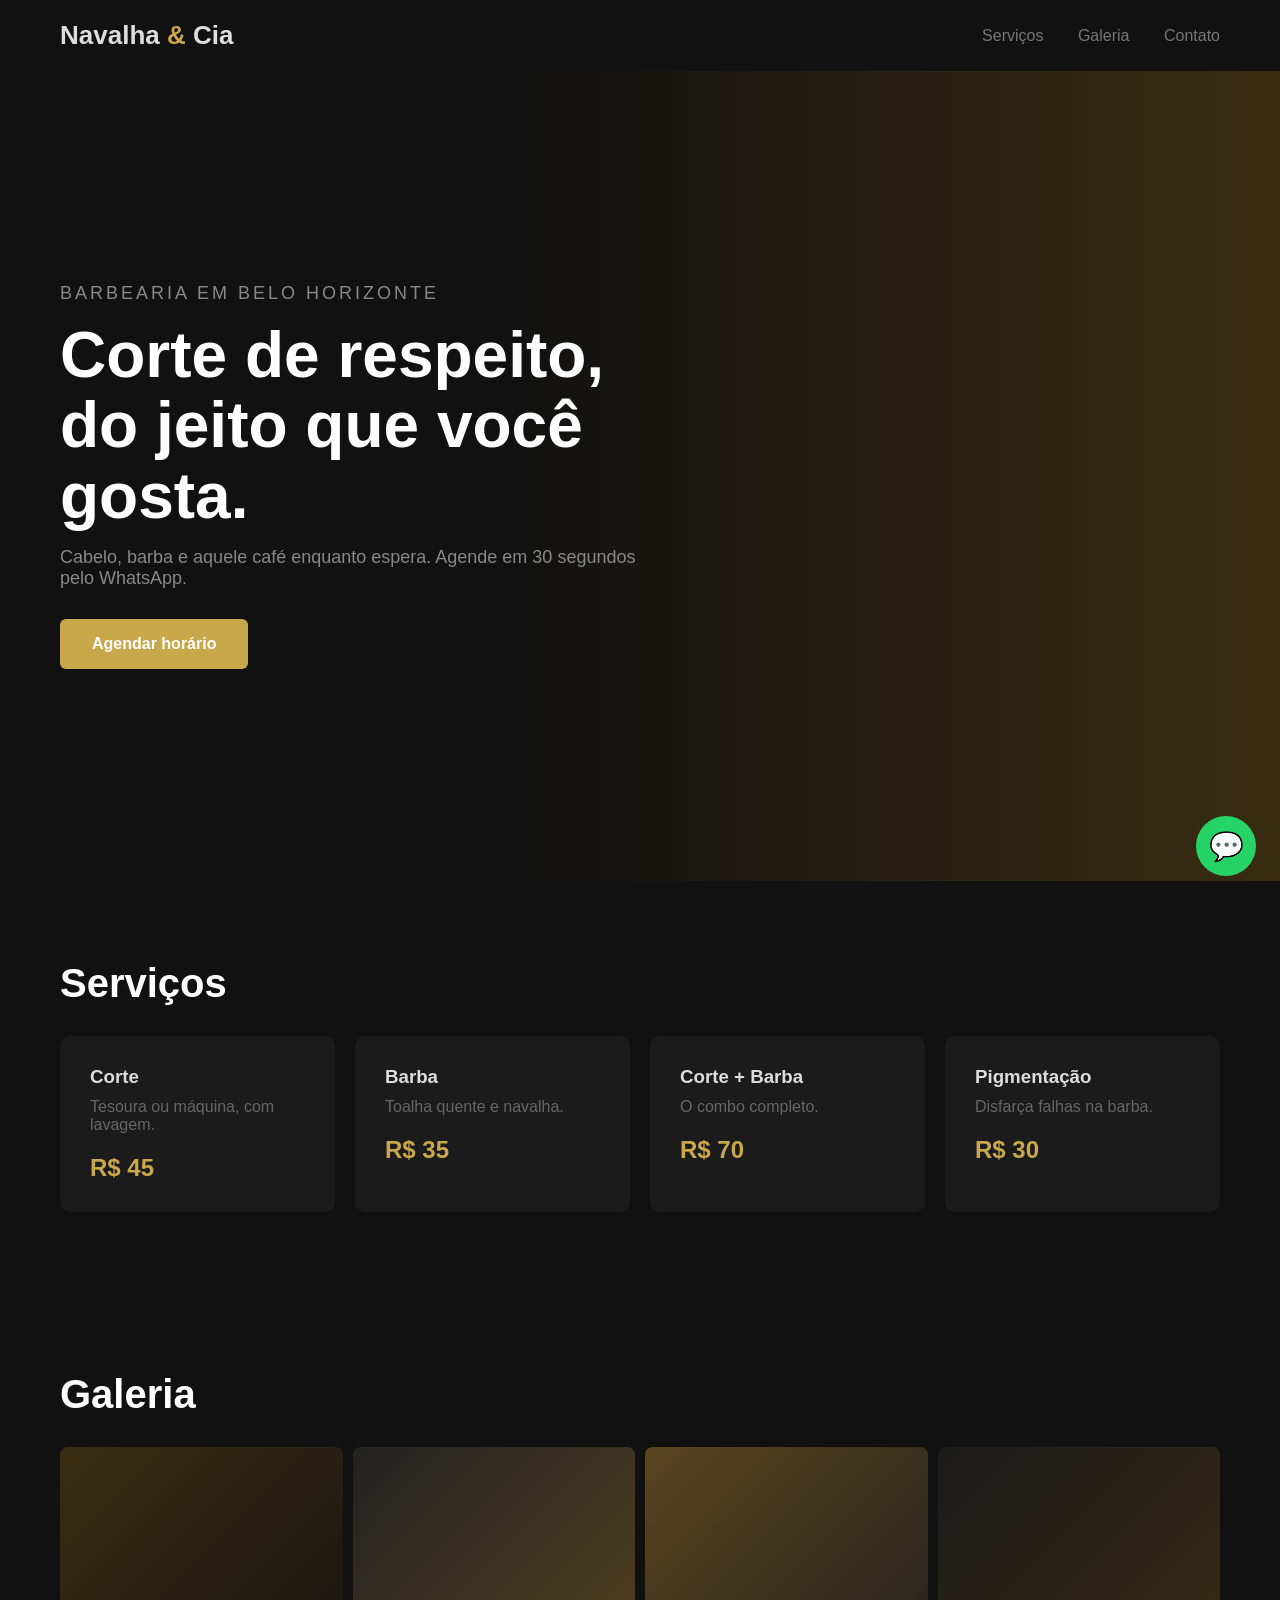
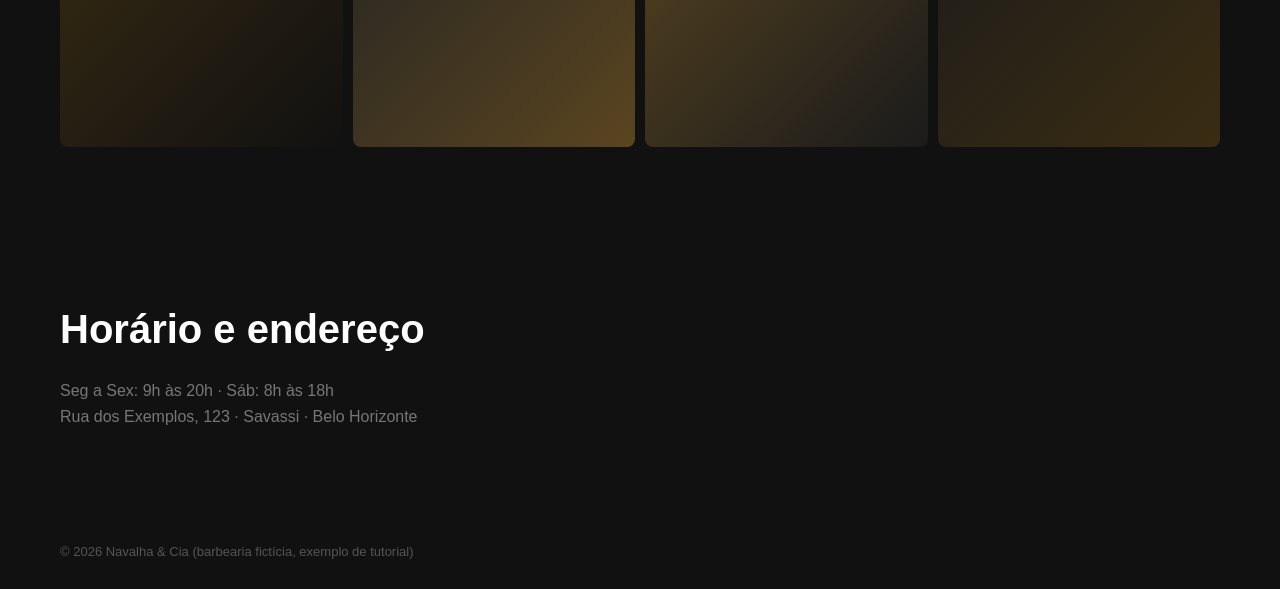
<file: antes/index.html>
<!DOCTYPE html>
<html lang="pt-BR">
<head>
  <meta charset="UTF-8">
  <title>Navalha & Cia - Barbearia</title>
  <link rel="stylesheet" href="style.css">
</head>
<body>
  <header class="topo">
    <div class="logo">Navalha <span>&</span> Cia</div>
    <nav>
      <a href="#servicos">Serviços</a>
      <a href="#galeria">Galeria</a>
      <a href="#contato">Contato</a>
    </nav>
  </header>

  <section class="hero">
    <div class="hero-texto">
      <p class="tag">Barbearia em Belo Horizonte</p>
      <h1>Corte de respeito, do jeito que você gosta.</h1>
      <p>Cabelo, barba e aquele café enquanto espera. Agende em 30 segundos pelo WhatsApp.</p>
      <div class="botao" onclick="agendar()">Agendar horário</div>
    </div>
  </section>

  <section id="servicos" class="servicos">
    <h2>Serviços</h2>
    <div class="grade">
      <div class="card"><h3>Corte</h3><p>Tesoura ou máquina, com lavagem.</p><strong>R$ 45</strong></div>
      <div class="card"><h3>Barba</h3><p>Toalha quente e navalha.</p><strong>R$ 35</strong></div>
      <div class="card"><h3>Corte + Barba</h3><p>O combo completo.</p><strong>R$ 70</strong></div>
      <div class="card"><h3>Pigmentação</h3><p>Disfarça falhas na barba.</p><strong>R$ 30</strong></div>
    </div>
  </section>

  <section id="galeria" class="galeria">
    <h2>Galeria</h2>
    <div class="fotos">
      <div class="foto f1"></div>
      <div class="foto f2"></div>
      <div class="foto f3"></div>
      <div class="foto f4"></div>
    </div>
  </section>

  <section id="contato" class="contato">
    <h2>Horário e endereço</h2>
    <p>Seg a Sex: 9h às 20h · Sáb: 8h às 18h</p>
    <p>Rua dos Exemplos, 123 · Savassi · Belo Horizonte</p>
  </section>

  <footer>© 2026 Navalha & Cia (barbearia fictícia, exemplo de tutorial)</footer>

  <div class="whats" onclick="agendar()">💬</div>
  <script src="script.js"></script>
</body>
</html>
</file>
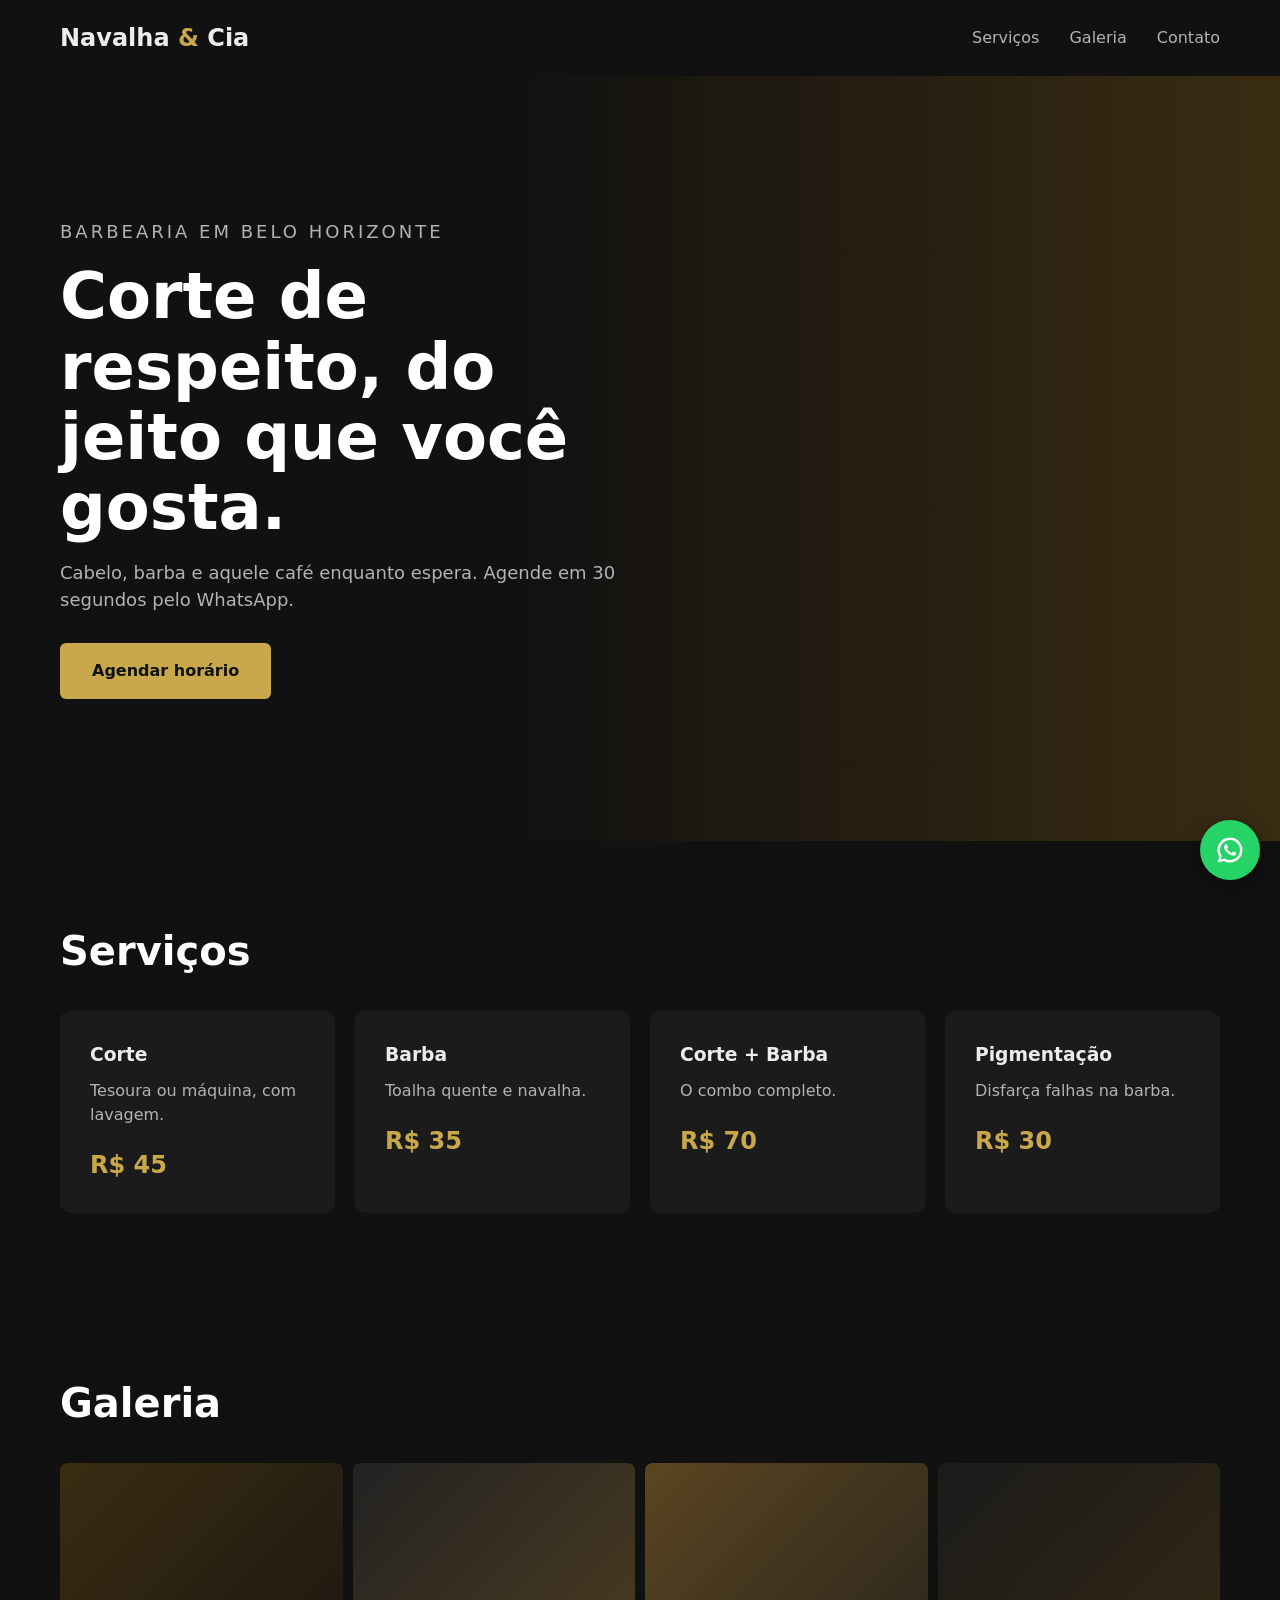
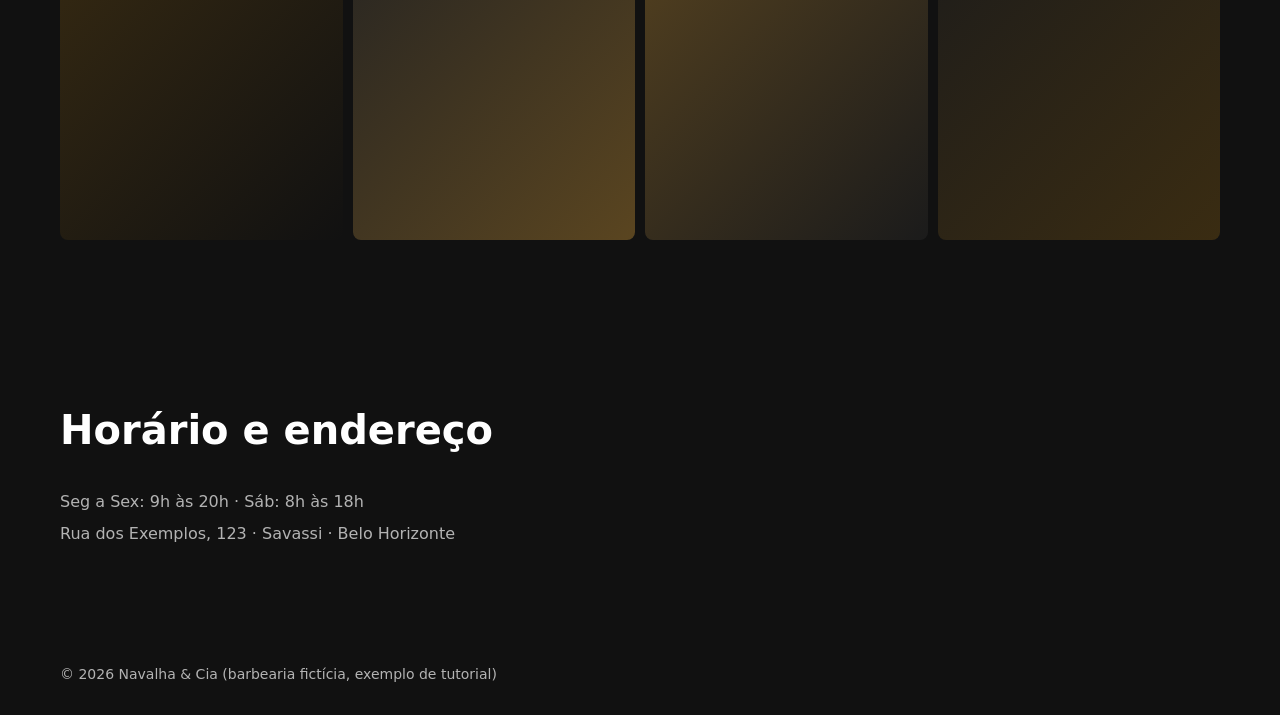
<file: depois/index.html>
<!DOCTYPE html>
<html lang="pt-BR">
<head>
  <meta charset="UTF-8">
  <meta name="viewport" content="width=device-width, initial-scale=1">
  <title>Navalha & Cia · Barbearia na Savassi, Belo Horizonte</title>
  <meta name="description" content="Corte, barba e pigmentação na Savassi. Agende seu horário pelo WhatsApp em 30 segundos.">
  <link rel="icon" href="favicon.svg" type="image/svg+xml">
  <link rel="stylesheet" href="style.css">
</head>
<body>
  <header class="topo">
    <a class="logo" href="#inicio">Navalha <span>&</span> Cia</a>
    <nav aria-label="Principal">
      <a href="#servicos">Serviços</a>
      <a href="#galeria">Galeria</a>
      <a href="#contato">Contato</a>
    </nav>
  </header>

  <main id="inicio">
    <section class="hero">
      <div class="hero-texto">
        <p class="tag">Barbearia em Belo Horizonte</p>
        <h1>Corte de respeito, do jeito que você gosta.</h1>
        <p>Cabelo, barba e aquele café enquanto espera. Agende em 30 segundos pelo WhatsApp.</p>
        <a class="botao js-agendar" href="https://wa.me/5531900000000" target="_blank" rel="noopener">Agendar horário</a>
      </div>
    </section>

    <section id="servicos" class="secao">
      <h2>Serviços</h2>
      <ul class="grade">
        <li class="card"><h3>Corte</h3><p>Tesoura ou máquina, com lavagem.</p><strong>R$ 45</strong></li>
        <li class="card"><h3>Barba</h3><p>Toalha quente e navalha.</p><strong>R$ 35</strong></li>
        <li class="card"><h3>Corte + Barba</h3><p>O combo completo.</p><strong>R$ 70</strong></li>
        <li class="card"><h3>Pigmentação</h3><p>Disfarça falhas na barba.</p><strong>R$ 30</strong></li>
      </ul>
    </section>

    <section id="galeria" class="secao">
      <h2>Galeria</h2>
      <div class="fotos" role="list">
        <div class="foto f1" role="listitem" aria-label="Corte degradê"></div>
        <div class="foto f2" role="listitem" aria-label="Barba feita na navalha"></div>
        <div class="foto f3" role="listitem" aria-label="Ambiente da barbearia"></div>
        <div class="foto f4" role="listitem" aria-label="Pigmentação de barba"></div>
      </div>
    </section>

    <section id="contato" class="secao contato">
      <h2>Horário e endereço</h2>
      <p>Seg a Sex: 9h às 20h · Sáb: 8h às 18h</p>
      <p>Rua dos Exemplos, 123 · Savassi · Belo Horizonte</p>
    </section>
  </main>

  <footer>
    <p>© 2026 Navalha & Cia (barbearia fictícia, exemplo de tutorial)</p>
    <a class="whats js-agendar" href="https://wa.me/5531900000000" target="_blank" rel="noopener" aria-label="Agendar pelo WhatsApp">
      <svg viewBox="0 0 24 24" width="30" height="30" aria-hidden="true"><path fill="#fff" d="M12 2a10 10 0 0 0-8.6 15.1L2 22l5-1.3A10 10 0 1 0 12 2zm0 18a8 8 0 0 1-4.1-1.1l-.3-.2-3 .8.8-2.9-.2-.3A8 8 0 1 1 12 20zm4.4-6c-.2-.1-1.4-.7-1.6-.8s-.4-.1-.5.1-.6.8-.8.9-.3.2-.5 0a6.6 6.6 0 0 1-3.3-2.9c-.2-.4.2-.4.7-1.3a.5.5 0 0 0 0-.4l-.7-1.8c-.2-.5-.4-.4-.5-.4h-.5a.9.9 0 0 0-.6.3 2.7 2.7 0 0 0-.9 2 4.7 4.7 0 0 0 1 2.5 10.7 10.7 0 0 0 4.1 3.6c1.5.7 2.1.7 2.9.6a2.4 2.4 0 0 0 1.6-1.1 2 2 0 0 0 .1-1.1c0-.1-.2-.2-.5-.3z"/></svg>
    </a>
  </footer>

  <script src="script.js" defer></script>
</body>
</html>
</file>
<file: antes/style.css>
* { margin: 0; padding: 0; box-sizing: border-box; }
body { font-family: Arial, sans-serif; background: #111; color: #ddd; }
.topo { display: flex; justify-content: space-between; align-items: center; padding: 20px 60px; }
.logo { font-size: 26px; font-weight: bold; }
.logo span { color: #c9a84c; }
nav a { color: #777; margin-left: 30px; text-decoration: none; }
.hero { height: 90vh; display: flex; align-items: center; padding: 0 60px;
  background: linear-gradient(90deg, #111 40%, #3a2c12); }
.hero-texto { width: 600px; }
.tag { color: #8a7a55; text-transform: uppercase; letter-spacing: 3px; font-size: 13px; }
.hero h1 { font-size: 64px; line-height: 1.1; margin: 16px 0; color: #fff; }
.hero p { color: #888; font-size: 18px; }
.botao { display: inline-block; margin-top: 30px; background: #c9a84c; color: #fff;
  padding: 16px 32px; border-radius: 6px; cursor: pointer; font-weight: bold; }
.servicos, .galeria, .contato { padding: 80px 60px; }
h2 { font-size: 40px; margin-bottom: 30px; color: #fff; }
.grade { display: grid; grid-template-columns: repeat(4, 1fr); gap: 20px; }
.card { background: #1b1b1b; padding: 30px; border-radius: 10px; }
.card p { color: #666; margin: 10px 0 20px; }
.card strong { color: #c9a84c; font-size: 24px; }
.fotos { display: grid; grid-template-columns: repeat(4, 1fr); gap: 10px; }
.foto { height: 300px; border-radius: 8px; }
.f1 { background: linear-gradient(135deg, #3a2c12, #111); }
.f2 { background: linear-gradient(135deg, #222, #5a4520); }
.f3 { background: linear-gradient(135deg, #5a4520, #1b1b1b); }
.f4 { background: linear-gradient(135deg, #1b1b1b, #3a2c12); }
.contato p { color: #777; margin-bottom: 8px; }
footer { padding: 30px 60px; color: #555; font-size: 13px; }
.whats { position: fixed; right: 24px; bottom: 24px; width: 60px; height: 60px; border-radius: 50%;
  background: #25d366; display: grid; place-items: center; font-size: 28px; cursor: pointer; }
</file>
<file: depois/style.css>
:root {
  --fundo: #111;
  --cartao: #1b1b1b;
  --texto: #ececec;
  --suave: #b3b3b3;     /* 9:1 sobre #111 */
  --ouro: #c9a84c;      /* com texto escuro: 8,3:1 */
}
* { margin: 0; padding: 0; box-sizing: border-box; }
html { scroll-behavior: smooth; }
body { font-family: system-ui, "Segoe UI", Arial, sans-serif; background: var(--fundo); color: var(--texto); line-height: 1.5; }
a { color: inherit; }
:focus-visible { outline: 3px solid var(--ouro); outline-offset: 3px; }

.topo { display: flex; justify-content: space-between; align-items: center; gap: 16px; padding: 20px clamp(20px, 5vw, 60px); }
.logo { font-size: 24px; font-weight: 800; text-decoration: none; white-space: nowrap; }
nav { display: flex; flex-wrap: wrap; justify-content: flex-end; row-gap: 4px; }
.logo span { color: var(--ouro); }
nav a { color: var(--suave); margin-left: clamp(14px, 3vw, 30px); text-decoration: none; }
nav a:hover { color: var(--texto); }

.hero { min-height: 85vh; display: flex; align-items: center; padding: 40px clamp(20px, 5vw, 60px);
  background: linear-gradient(90deg, var(--fundo) 40%, #3a2c12); }
.hero-texto { max-width: 600px; }
.tag { color: var(--ouro); text-transform: uppercase; letter-spacing: 3px; font-size: 14px; }
.hero h1 { font-size: clamp(38px, 8vw, 64px); line-height: 1.1; margin: 16px 0; color: #fff; }
.hero p { color: var(--suave); font-size: 18px; }
.botao { display: inline-block; margin-top: 30px; background: var(--ouro); color: #111;
  padding: 16px 32px; border-radius: 6px; font-weight: 800; text-decoration: none; }
.botao:hover { filter: brightness(1.1); }

.secao { padding: clamp(56px, 8vw, 80px) clamp(20px, 5vw, 60px); }
h2 { font-size: clamp(30px, 5vw, 40px); margin-bottom: 30px; color: #fff; }
.grade { list-style: none; display: grid; grid-template-columns: repeat(auto-fit, minmax(220px, 1fr)); gap: 20px; }
.card { background: var(--cartao); padding: 30px; border-radius: 10px; }
.card p { color: var(--suave); margin: 10px 0 20px; }
.card strong { color: var(--ouro); font-size: 24px; }

.fotos { display: grid; grid-template-columns: repeat(auto-fit, minmax(160px, 1fr)); gap: 10px; }
.foto { aspect-ratio: 3 / 4; border-radius: 8px; }
.f1 { background: linear-gradient(135deg, #3a2c12, #111); }
.f2 { background: linear-gradient(135deg, #222, #5a4520); }
.f3 { background: linear-gradient(135deg, #5a4520, #1b1b1b); }
.f4 { background: linear-gradient(135deg, #1b1b1b, #3a2c12); }

.contato p { color: var(--suave); margin-bottom: 8px; }
footer { padding: 30px clamp(20px, 5vw, 60px); color: var(--suave); font-size: 14px; }

.whats { position: fixed; right: 20px; bottom: 20px; width: 60px; height: 60px; border-radius: 50%;
  background: #25d366; display: grid; place-items: center; box-shadow: 0 6px 20px rgba(0,0,0,.4); }
</file>
